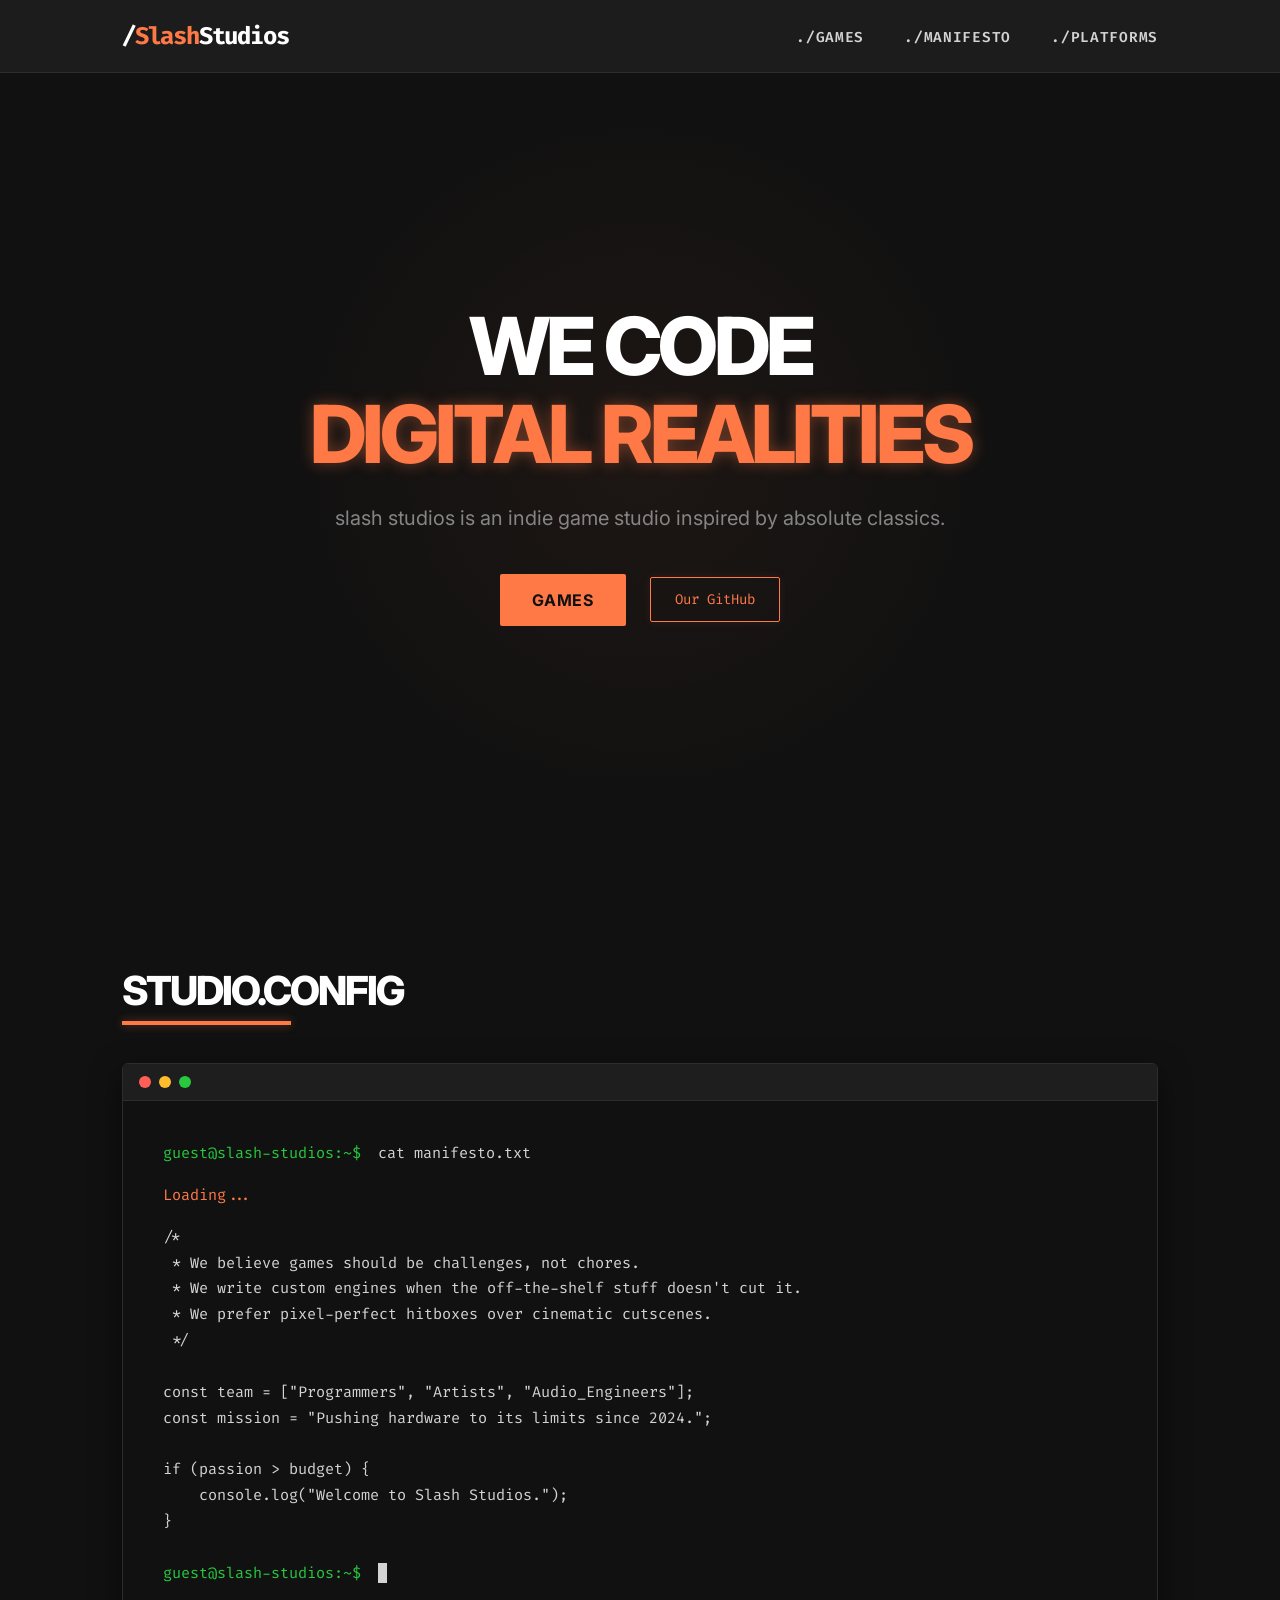
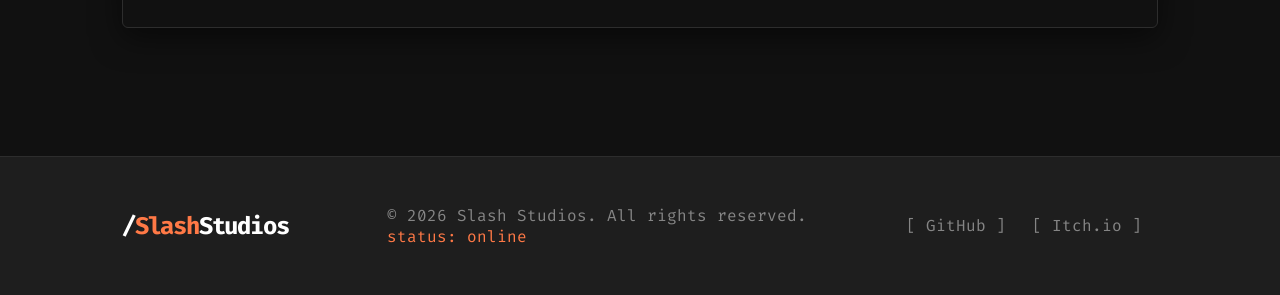
<file: index.html>
<!DOCTYPE html>
<html lang="en">
<head>
    <meta charset="UTF-8">
    <meta name="viewport" content="width=device-width, initial-scale=1.0">
    <title>Slash Studios | Indie Game Development</title>
    <style>
        /* =========================================
           YOUR PROVIDED CSS (Slash Studios - Dark Orange Theme)
           ========================================= */
        @import url('https://fonts.googleapis.com/css2?family=Fira+Code:wght@400;600&family=Inter:wght@300;400;600;800&display=swap');

        :root {
            /* Colors */
            --vs-bg: #111111;           /* Main background */
            --vs-surface: #1e1e1e;      /* Card/Nav background */
            --vs-border: #2d2d2d;       /* Subtle structural borders */
            --vs-accent: #ff7946;       /* The signature orange */
            --vs-accent-hover: #ff5c1c; /* Darker orange for hover states */
            --vs-text: #d4d4d4;         /* Standard paragraph text */
            --vs-muted: #858585;        /* Muted/comment text */
            --vs-white: #ffffff;

            /* Fonts */
            --font-sans: 'Inter', sans-serif;
            --font-mono: 'Fira Code', monospace;
        }

        * {
            box-sizing: border-box;
            margin: 0;
            padding: 0;
        }

        html {
            scroll-behavior: smooth;
        }

        body {
            background-color: var(--vs-bg);
            color: var(--vs-text);
            font-family: var(--font-sans);
            -webkit-font-smoothing: antialiased;
            -moz-osx-font-smoothing: grayscale;
            min-height: 100vh;
            display: flex;
            flex-direction: column;
        }

        ::selection {
            background-color: var(--vs-accent);
            color: var(--vs-bg);
        }

        h1, h2, h3, h4, h5, h6 {
            color: var(--vs-white);
            font-weight: 800;
            text-transform: uppercase;
            letter-spacing: -0.05em;
        }

        a {
            text-decoration: none;
            color: inherit;
            transition: color 0.2s ease;
        }

        ::-webkit-scrollbar {
            width: 10px;
        }

        ::-webkit-scrollbar-track {
            background: var(--vs-bg);
        }

        ::-webkit-scrollbar-thumb {
            background: var(--vs-border);
            border-radius: 5px;
        }

        ::-webkit-scrollbar-thumb:hover {
            background: var(--vs-accent);
        }

        .font-mono { font-family: var(--font-mono); }
        .glow-text {
            color: var(--vs-accent);
            text-shadow: 0 0 15px rgba(255, 121, 70, 0.4);
        }
        .text-accent { color: var(--vs-accent); }
        .text-muted { color: var(--vs-muted); }

        .accent-border-hover {
            background-color: var(--vs-bg);
            border: 1px solid var(--vs-border);
            transition: border-color 0.3s ease, box-shadow 0.3s ease;
        }

        .accent-border-hover:hover {
            border-color: var(--vs-accent);
            box-shadow: 0 0 20px rgba(255, 121, 70, 0.15);
        }

        .btn-primary {
            display: inline-block;
            padding: 1rem 2rem;
            background-color: var(--vs-accent);
            color: var(--vs-bg);
            font-weight: bold;
            text-transform: uppercase;
            letter-spacing: 0.05em;
            border-radius: 2px;
            border: none;
            cursor: pointer;
            transition: background-color 0.3s ease;
        }

        .btn-primary:hover {
            background-color: var(--vs-accent-hover);
        }

        .btn-outline {
            display: inline-block;
            padding: 0.75rem 1.5rem;
            background-color: transparent;
            color: var(--vs-accent);
            border: 1px solid var(--vs-accent);
            font-family: var(--font-mono);
            font-size: 0.875rem;
            border-radius: 2px;
            cursor: pointer;
            transition: all 0.3s ease;
            box-shadow: 0 0 10px rgba(255, 121, 70, 0.1);
        }

        .btn-outline:hover {
            background-color: var(--vs-accent);
            color: var(--vs-bg);
            box-shadow: 0 0 15px rgba(255, 121, 70, 0.4);
        }

        /* =========================================
           LAYOUT & STRUCTURAL CSS (Added for the site)
           ========================================= */
        .container {
            width: 100%;
            max-width: 1100px;
            margin: 0 auto;
            padding: 0 2rem;
        }

        /* Navbar */
        .navbar {
            background-color: rgba(30, 30, 30, 0.95);
            backdrop-filter: blur(10px);
            border-bottom: 1px solid var(--vs-border);
            position: sticky;
            top: 0;
            z-index: 1000;
            padding: 1.25rem 0;
        }

        .nav-content {
            display: flex;
            justify-content: space-between;
            align-items: center;
        }

        .logo {
            font-size: 1.5rem;
            font-weight: 800;
            letter-spacing: -0.05em;
        }

        .nav-links {
            display: flex;
            gap: 2.5rem;
            list-style: none;
        }

        .nav-links a {
            font-size: 0.9rem;
            text-transform: uppercase;
            font-weight: 600;
            letter-spacing: 0.05em;
        }

        .nav-links a:hover {
            color: var(--vs-accent);
        }

        /* Sections */
        .section {
            padding: 8rem 0;
        }

        .bg-surface {
            background-color: var(--vs-surface);
            border-top: 1px solid var(--vs-border);
            border-bottom: 1px solid var(--vs-border);
        }

        .section-title {
            font-size: 2.5rem;
            margin-bottom: 3rem;
            position: relative;
            display: inline-block;
        }

        .section-title::after {
            content: '';
            position: absolute;
            bottom: -10px;
            left: 0;
            width: 60%;
            height: 4px;
            background: var(--vs-accent);
            box-shadow: 0 0 10px rgba(255, 121, 70, 0.4);
        }

        /* Hero */
        .hero {
            min-height: 85vh;
            display: flex;
            align-items: center;
            justify-content: center;
            text-align: center;
            position: relative;
            overflow: hidden;
        }

        .hero::before {
            content: '';
            position: absolute;
            top: 0; left: 0; right: 0; bottom: 0;
            background: radial-gradient(circle at 50% 50%, rgba(255, 121, 70, 0.05) 0%, transparent 50%);
            z-index: -1;
        }

        .hero-title {
            font-size: clamp(3rem, 8vw, 5rem);
            margin: 1rem 0 1.5rem;
            line-height: 1.1;
        }

        .hero-subtitle {
            font-size: 1.25rem;
            max-width: 650px;
            margin: 0 auto 2.5rem;
            line-height: 1.6;
        }

        .hero-actions {
            display: flex;
            gap: 1.5rem;
            justify-content: center;
            align-items: center;
        }

        /* Grid / Cards */
        .game-grid {
            display: grid;
            grid-template-columns: repeat(auto-fit, minmax(320px, 1fr));
            gap: 2.5rem;
        }

        .game-card {
            border-radius: 4px;
            padding: 1.5rem;
            display: flex;
            flex-direction: column;
            gap: 1.5rem;
        }

        .game-img-placeholder {
            background: #0a0a0a;
            height: 220px;
            border-radius: 2px;
            display: flex;
            align-items: center;
            justify-content: center;
            color: var(--vs-border);
            font-family: var(--font-mono);
            font-size: 0.9rem;
            border: 1px dashed var(--vs-border);
            position: relative;
            overflow: hidden;
        }

        .game-img-placeholder::after {
            content: '';
            position: absolute;
            top: 0; left: -100%; width: 50%; height: 100%;
            background: linear-gradient(to right, transparent, rgba(255,255,255,0.02), transparent);
            transform: skewX(-20deg);
            transition: left 0.5s ease;
        }

        .game-card:hover .game-img-placeholder::after {
            left: 200%;
        }

        .game-title {
            font-size: 1.5rem;
            margin-bottom: 0.5rem;
        }

        .game-info p {
            line-height: 1.5;
            margin-bottom: 1.5rem;
        }

        .card-link {
            display: inline-flex;
            align-items: center;
            gap: 0.5rem;
            font-size: 0.9rem;
        }

        .card-link:hover {
            text-shadow: 0 0 8px rgba(255, 121, 70, 0.5);
        }

        /* Terminal Style About Section */
        .terminal-window {
            background: var(--vs-bg);
            border: 1px solid var(--vs-border);
            border-radius: 6px;
            overflow: hidden;
            box-shadow: 0 10px 30px rgba(0,0,0,0.5);
        }

        .terminal-header {
            background: var(--vs-surface);
            padding: 0.75rem 1rem;
            border-bottom: 1px solid var(--vs-border);
            display: flex;
            gap: 0.5rem;
        }

        .terminal-dot {
            width: 12px;
            height: 12px;
            border-radius: 50%;
            background: var(--vs-muted);
        }
        .terminal-dot:nth-child(1) { background: #ff5f56; } /* Close */
        .terminal-dot:nth-child(2) { background: #ffbd2e; } /* Min */
        .terminal-dot:nth-child(3) { background: #27c93f; } /* Max */

        .terminal-body {
            padding: 2.5rem;
            font-family: var(--font-mono);
            color: var(--vs-text);
            line-height: 1.7;
            font-size: 0.95rem;
        }

        .terminal-prompt {
            color: #27c93f;
            margin-right: 0.5rem;
        }

        /* Footer */
        .footer {
            background-color: var(--vs-surface);
            padding: 3rem 0;
            border-top: 1px solid var(--vs-border);
            margin-top: auto;
        }

        .footer-content {
            display: flex;
            justify-content: space-between;
            align-items: center;
        }

        @media (max-width: 768px) {
            .nav-links { display: none; }
            .hero-title { font-size: 2.5rem; }
            .hero-actions { flex-direction: column; }
            .footer-content { flex-direction: column; gap: 1rem; text-align: center; }
        }
    </style>
</head>
<body>

    <!-- Navigation -->
    <nav class="navbar">
        <div class="container nav-content">
            <a href="#" class="logo font-mono"><span style="color: var(--vs-white)">/</span><span class="text-accent">Slash</span><span style="color: var(--vs-white)">Studios</span></a>
            <ul class="nav-links font-mono">
                <li><a href="games.html">./Games</a></li>
                <li><a href="#about">./Manifesto</a></li>
                <li><a href="#platforms">./Platforms</a></li>
            </ul>
        </div>
    </nav>

    <!-- Hero Section -->
    <header class="hero">
        <div class="container">
            <h1 class="hero-title">We code <br><span class="glow-text">digital realities</span></h1>
            <p class="hero-subtitle text-muted">
                slash studios is an indie game studio inspired by absolute classics.
            </p>
            <div class="hero-actions">
                <a href="games.html" class="btn-primary">Games</a>
                <a href="https://github.com/GDSlash" class="btn-outline font-mono">Our GitHub</a>
            </div>
        </div>
    </header>

    <!-- About/Manifesto Section -->
    <section id="about" class="section">
        <div class="container">
            <h2 class="section-title">Studio.Config</h2>
            
            <div class="terminal-window">
                <div class="terminal-header">
                    <div class="terminal-dot"></div>
                    <div class="terminal-dot"></div>
                    <div class="terminal-dot"></div>
                </div>
                <div class="terminal-body">
                    <p><span class="terminal-prompt">guest@slash-studios:~$</span> cat manifesto.txt</p>
                    <p class="text-accent" style="margin: 1rem 0;">Loading...</p>
                    <p>
                        /*<br>
                        &nbsp;* We believe games should be challenges, not chores.<br>
                        &nbsp;* We write custom engines when the off-the-shelf stuff doesn't cut it.<br>
                        &nbsp;* We prefer pixel-perfect hitboxes over cinematic cutscenes.<br>
                        &nbsp;*/
                    </p>
                    <br>
                    <p>
                        const team = ["Programmers", "Artists", "Audio_Engineers"];<br>
                        const mission = "Pushing hardware to its limits since 2024.";<br>
                        <br>
                        if (passion > budget) {<br>
                        &nbsp;&nbsp;&nbsp;&nbsp;console.log("Welcome to Slash Studios.");<br>
                        }
                    </p>
                    <br>
                    <p><span class="terminal-prompt">guest@slash-studios:~$</span> <span class="blink">_</span></p>
                </div>
            </div>
        </div>
    </section>

    <!-- Footer -->
    <footer id="platforms" class="footer">
        <div class="container footer-content">
            <div class="logo font-mono text-muted">
                <span style="color: var(--vs-white)">/</span><span class="text-accent">Slash</span><span style="color: var(--vs-white)">Studios</span>
            </div>
            <p class="text-muted text-sm font-mono">
                © 2026 Slash Studios. All rights reserved. <br>
                <span class="text-accent">status: online</span>
            </p>
            <div class="social-links font-mono text-sm">
                <a href="#" class="text-muted hover:text-accent" style="margin-right: 1rem;">[ GitHub ]</a>
                <a href="#" class="text-muted hover:text-accent" style="margin-right: 1rem;">[ Itch.io ]</a>
            </div>
        </div>
    </footer>

    <style>
        /* A little extra animation for the terminal */
        .blink {
            animation: blinker 1s linear infinite;
            background: var(--vs-text);
            color: var(--vs-text);
        }
        @keyframes blinker {
            50% { opacity: 0; }
        }
        .hover\:text-accent:hover {
            color: var(--vs-accent) !important;
        }
    </style>
</body>
</html>
</file>
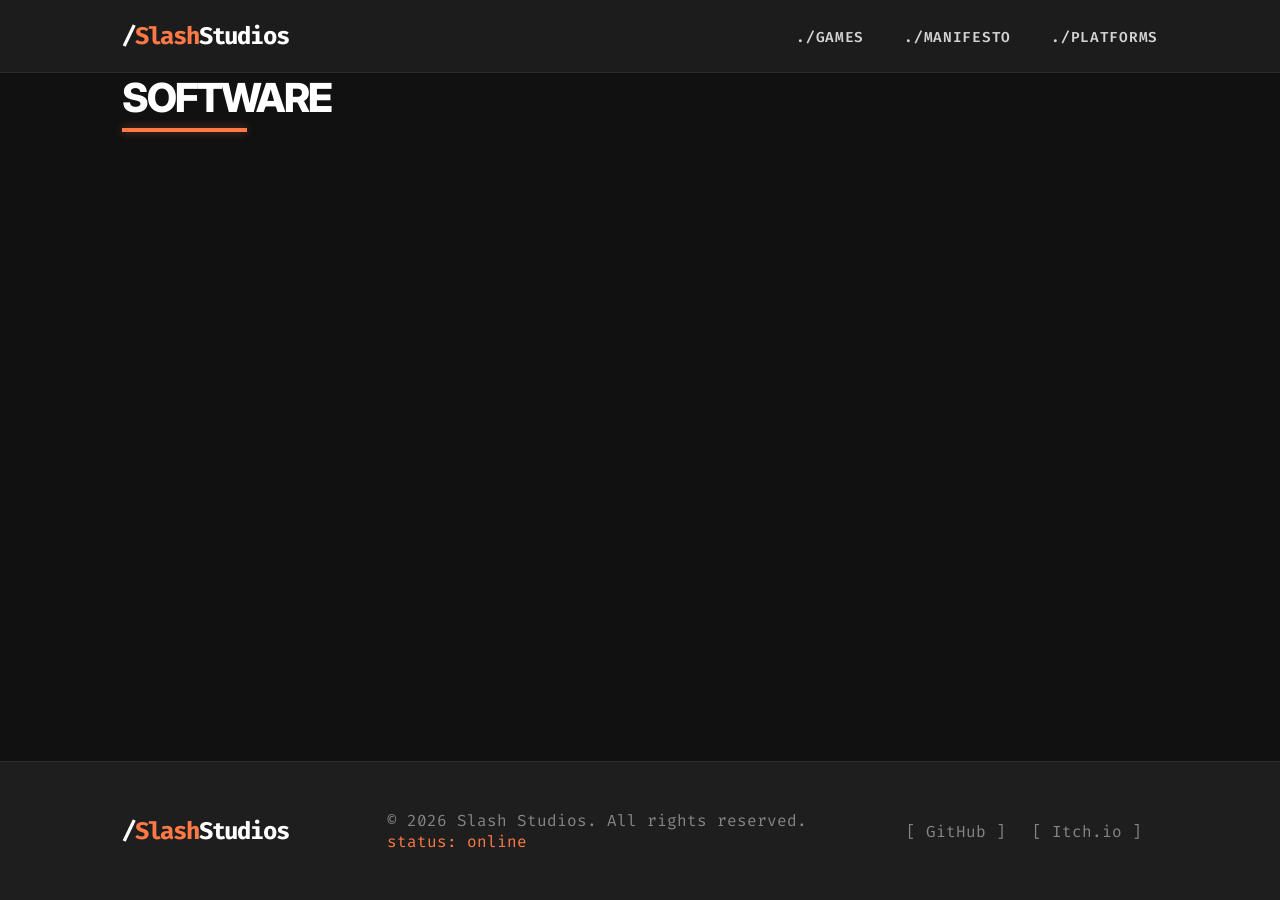
<file: games.html>
<!DOCTYPE html>
<html lang="en">
<head>
    <meta charset="UTF-8">
    <meta name="viewport" content="width=device-width, initial-scale=1.0">
    <title>Slash Studios | Indie Game Development</title>
    <style>
        /* =========================================
           YOUR PROVIDED CSS (Slash Studios - Dark Orange Theme)
           ========================================= */
        @import url('https://fonts.googleapis.com/css2?family=Fira+Code:wght@400;600&family=Inter:wght@300;400;600;800&display=swap');

        :root {
            /* Colors */
            --vs-bg: #111111;           /* Main background */
            --vs-surface: #1e1e1e;      /* Card/Nav background */
            --vs-border: #2d2d2d;       /* Subtle structural borders */
            --vs-accent: #ff7946;       /* The signature orange */
            --vs-accent-hover: #ff5c1c; /* Darker orange for hover states */
            --vs-text: #d4d4d4;         /* Standard paragraph text */
            --vs-muted: #858585;        /* Muted/comment text */
            --vs-white: #ffffff;

            /* Fonts */
            --font-sans: 'Inter', sans-serif;
            --font-mono: 'Fira Code', monospace;
        }

        * {
            box-sizing: border-box;
            margin: 0;
            padding: 0;
        }

        html {
            scroll-behavior: smooth;
        }

        body {
            background-color: var(--vs-bg);
            color: var(--vs-text);
            font-family: var(--font-sans);
            -webkit-font-smoothing: antialiased;
            -moz-osx-font-smoothing: grayscale;
            min-height: 100vh;
            display: flex;
            flex-direction: column;
        }

        ::selection {
            background-color: var(--vs-accent);
            color: var(--vs-bg);
        }

        h1, h2, h3, h4, h5, h6 {
            color: var(--vs-white);
            font-weight: 800;
            text-transform: uppercase;
            letter-spacing: -0.05em;
        }

        a {
            text-decoration: none;
            color: inherit;
            transition: color 0.2s ease;
        }

        ::-webkit-scrollbar {
            width: 10px;
        }

        ::-webkit-scrollbar-track {
            background: var(--vs-bg);
        }

        ::-webkit-scrollbar-thumb {
            background: var(--vs-border);
            border-radius: 5px;
        }

        ::-webkit-scrollbar-thumb:hover {
            background: var(--vs-accent);
        }

        .font-mono { font-family: var(--font-mono); }
        .glow-text {
            color: var(--vs-accent);
            text-shadow: 0 0 15px rgba(255, 121, 70, 0.4);
        }
        .text-accent { color: var(--vs-accent); }
        .text-muted { color: var(--vs-muted); }

        .accent-border-hover {
            background-color: var(--vs-bg);
            border: 1px solid var(--vs-border);
            transition: border-color 0.3s ease, box-shadow 0.3s ease;
        }

        .accent-border-hover:hover {
            border-color: var(--vs-accent);
            box-shadow: 0 0 20px rgba(255, 121, 70, 0.15);
        }

        .btn-primary {
            display: inline-block;
            padding: 1rem 2rem;
            background-color: var(--vs-accent);
            color: var(--vs-bg);
            font-weight: bold;
            text-transform: uppercase;
            letter-spacing: 0.05em;
            border-radius: 2px;
            border: none;
            cursor: pointer;
            transition: background-color 0.3s ease;
        }

        .btn-primary:hover {
            background-color: var(--vs-accent-hover);
        }

        .btn-outline {
            display: inline-block;
            padding: 0.75rem 1.5rem;
            background-color: transparent;
            color: var(--vs-accent);
            border: 1px solid var(--vs-accent);
            font-family: var(--font-mono);
            font-size: 0.875rem;
            border-radius: 2px;
            cursor: pointer;
            transition: all 0.3s ease;
            box-shadow: 0 0 10px rgba(255, 121, 70, 0.1);
        }

        .btn-outline:hover {
            background-color: var(--vs-accent);
            color: var(--vs-bg);
            box-shadow: 0 0 15px rgba(255, 121, 70, 0.4);
        }

        /* =========================================
           LAYOUT & STRUCTURAL CSS (Added for the site)
           ========================================= */
        .container {
            width: 100%;
            max-width: 1100px;
            margin: 0 auto;
            padding: 0 2rem;
        }

        /* Navbar */
        .navbar {
            background-color: rgba(30, 30, 30, 0.95);
            backdrop-filter: blur(10px);
            border-bottom: 1px solid var(--vs-border);
            position: sticky;
            top: 0;
            z-index: 1000;
            padding: 1.25rem 0;
        }

        .nav-content {
            display: flex;
            justify-content: space-between;
            align-items: center;
        }

        .logo {
            font-size: 1.5rem;
            font-weight: 800;
            letter-spacing: -0.05em;
        }

        .nav-links {
            display: flex;
            gap: 2.5rem;
            list-style: none;
        }

        .nav-links a {
            font-size: 0.9rem;
            text-transform: uppercase;
            font-weight: 600;
            letter-spacing: 0.05em;
        }

        .nav-links a:hover {
            color: var(--vs-accent);
        }

        /* Sections */
        .section {
            padding: 8rem 0;
        }

        .bg-surface {
            background-color: var(--vs-surface);
            border-top: 1px solid var(--vs-border);
            border-bottom: 1px solid var(--vs-border);
        }

        .section-title {
            font-size: 2.5rem;
            margin-bottom: 3rem;
            position: relative;
            display: inline-block;
        }

        .section-title::after {
            content: '';
            position: absolute;
            bottom: -10px;
            left: 0;
            width: 60%;
            height: 4px;
            background: var(--vs-accent);
            box-shadow: 0 0 10px rgba(255, 121, 70, 0.4);
        }

        /* Hero */
        .hero {
            min-height: 85vh;
            display: flex;
            align-items: center;
            justify-content: center;
            text-align: center;
            position: relative;
            overflow: hidden;
        }

        .hero::before {
            content: '';
            position: absolute;
            top: 0; left: 0; right: 0; bottom: 0;
            background: radial-gradient(circle at 50% 50%, rgba(255, 121, 70, 0.05) 0%, transparent 50%);
            z-index: -1;
        }

        .hero-title {
            font-size: clamp(3rem, 8vw, 5rem);
            margin: 1rem 0 1.5rem;
            line-height: 1.1;
        }

        .hero-subtitle {
            font-size: 1.25rem;
            max-width: 650px;
            margin: 0 auto 2.5rem;
            line-height: 1.6;
        }

        .hero-actions {
            display: flex;
            gap: 1.5rem;
            justify-content: center;
            align-items: center;
        }

        /* Grid / Cards */
        .game-grid {
            display: grid;
            grid-template-columns: repeat(auto-fit, minmax(320px, 1fr));
            gap: 2.5rem;
        }

        .game-card {
            border-radius: 4px;
            padding: 1.5rem;
            display: flex;
            flex-direction: column;
            gap: 1.5rem;
        }

        .game-img-placeholder {
            background: #0a0a0a;
            height: 220px;
            border-radius: 2px;
            display: flex;
            align-items: center;
            justify-content: center;
            color: var(--vs-border);
            font-family: var(--font-mono);
            font-size: 0.9rem;
            border: 1px dashed var(--vs-border);
            position: relative;
            overflow: hidden;
        }

        .game-img-placeholder::after {
            content: '';
            position: absolute;
            top: 0; left: -100%; width: 50%; height: 100%;
            background: linear-gradient(to right, transparent, rgba(255,255,255,0.02), transparent);
            transform: skewX(-20deg);
            transition: left 0.5s ease;
        }

        .game-card:hover .game-img-placeholder::after {
            left: 200%;
        }

        .game-title {
            font-size: 1.5rem;
            margin-bottom: 0.5rem;
        }

        .game-info p {
            line-height: 1.5;
            margin-bottom: 1.5rem;
        }

        .card-link {
            display: inline-flex;
            align-items: center;
            gap: 0.5rem;
            font-size: 0.9rem;
        }

        .card-link:hover {
            text-shadow: 0 0 8px rgba(255, 121, 70, 0.5);
        }

        /* Terminal Style About Section */
        .terminal-window {
            background: var(--vs-bg);
            border: 1px solid var(--vs-border);
            border-radius: 6px;
            overflow: hidden;
            box-shadow: 0 10px 30px rgba(0,0,0,0.5);
        }

        .terminal-header {
            background: var(--vs-surface);
            padding: 0.75rem 1rem;
            border-bottom: 1px solid var(--vs-border);
            display: flex;
            gap: 0.5rem;
        }

        .terminal-dot {
            width: 12px;
            height: 12px;
            border-radius: 50%;
            background: var(--vs-muted);
        }
        .terminal-dot:nth-child(1) { background: #ff5f56; } /* Close */
        .terminal-dot:nth-child(2) { background: #ffbd2e; } /* Min */
        .terminal-dot:nth-child(3) { background: #27c93f; } /* Max */

        .terminal-body {
            padding: 2.5rem;
            font-family: var(--font-mono);
            color: var(--vs-text);
            line-height: 1.7;
            font-size: 0.95rem;
        }

        .terminal-prompt {
            color: #27c93f;
            margin-right: 0.5rem;
        }

        /* Footer */
        .footer {
            background-color: var(--vs-surface);
            padding: 3rem 0;
            border-top: 1px solid var(--vs-border);
            margin-top: auto;
        }

        .footer-content {
            display: flex;
            justify-content: space-between;
            align-items: center;
        }

        @media (max-width: 768px) {
            .nav-links { display: none; }
            .hero-title { font-size: 2.5rem; }
            .hero-actions { flex-direction: column; }
            .footer-content { flex-direction: column; gap: 1rem; text-align: center; }
        }
    </style>
</head>
<body>

    <!-- Navigation -->
    <nav class="navbar">
        <div class="container nav-content">
            <a href="index.html" class="logo font-mono"><span style="color: var(--vs-white)">/</span><span class="text-accent">Slash</span><span style="color: var(--vs-white)">Studios</span></a>
            <ul class="nav-links font-mono">
                <li><a href="games.html">./Games</a></li>
                <li><a href="#about">./Manifesto</a></li>
                <li><a href="#platforms">./Platforms</a></li>
            </ul>
        </div>
    </nav>

    <!-- Games -->
     <section>
        <div class="container">
            <h2 class="section-title">Software</h2>
            
            <div>
                <iframe frameborder="0" src="https://itch.io/embed/4850821?linkback=true&amp;dark=true" width="552" height="167"><a href="https://gdslash.itch.io/slash-emulator">Slash Emulator by GDSlash</a></iframe>
            </div>
        </div>
     </section>

    <!-- Footer -->
    <footer id="platforms" class="footer">
        <div class="container footer-content">
            <div class="logo font-mono text-muted">
                <span style="color: var(--vs-white)">/</span><span class="text-accent">Slash</span><span style="color: var(--vs-white)">Studios</span>
            </div>
            <p class="text-muted text-sm font-mono">
                © 2026 Slash Studios. All rights reserved. <br>
                <span class="text-accent">status: online</span>
            </p>
            <div class="social-links font-mono text-sm">
                <a href="#" class="text-muted hover:text-accent" style="margin-right: 1rem;">[ GitHub ]</a>
                <a href="#" class="text-muted hover:text-accent" style="margin-right: 1rem;">[ Itch.io ]</a>
            </div>
        </div>
    </footer>
</body>
</html>
</file>
